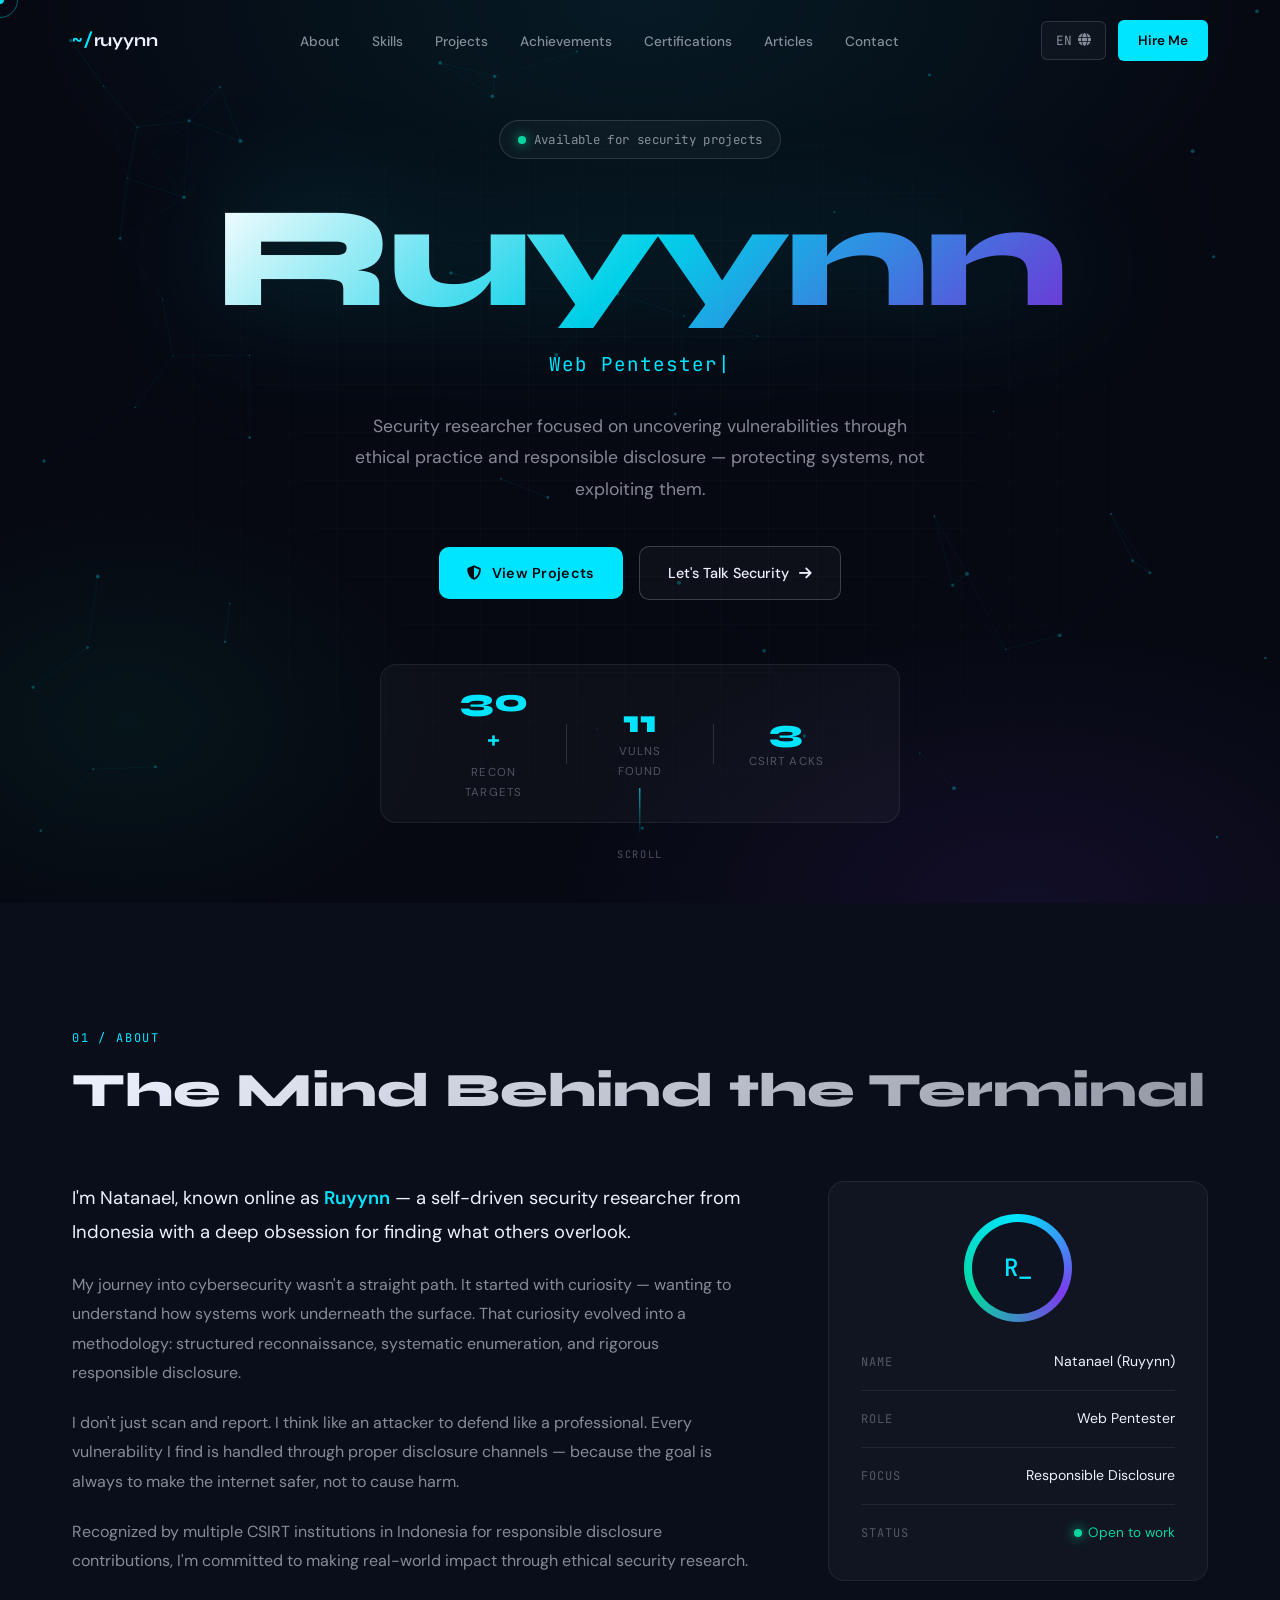
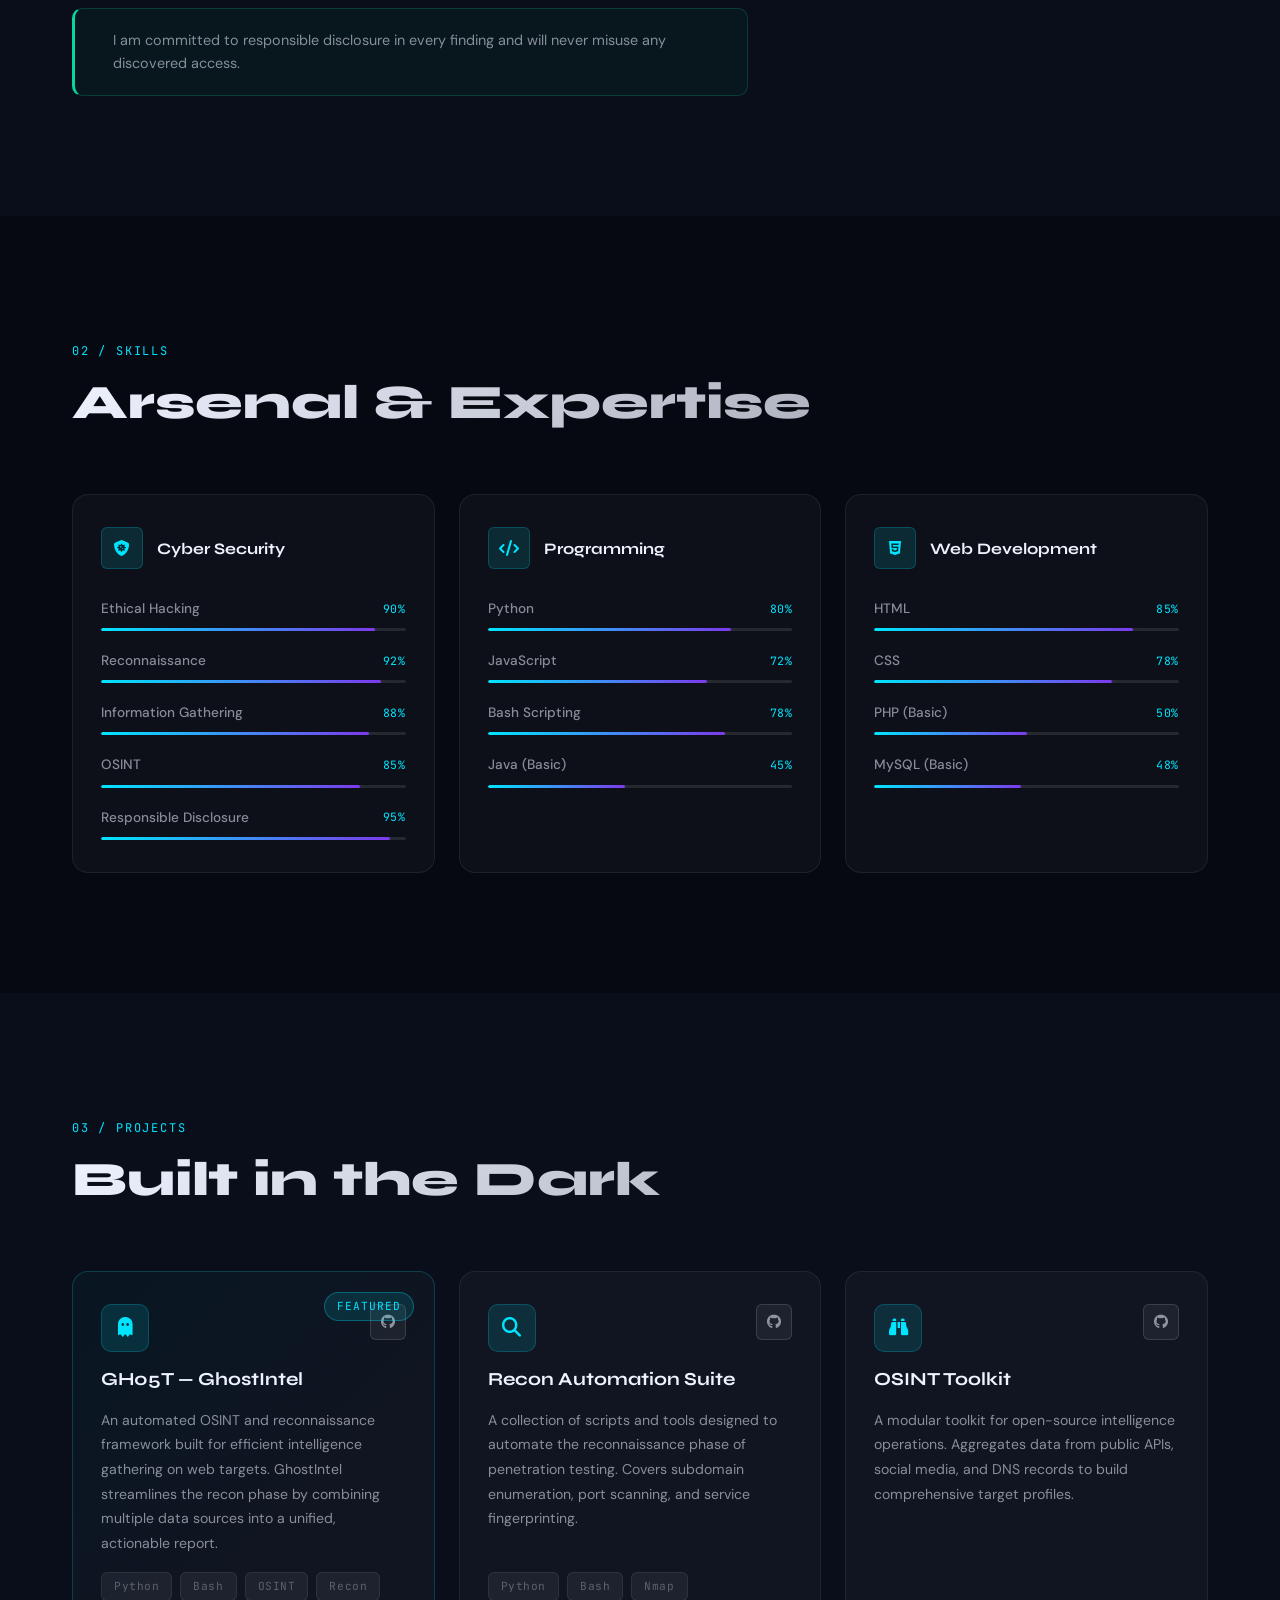
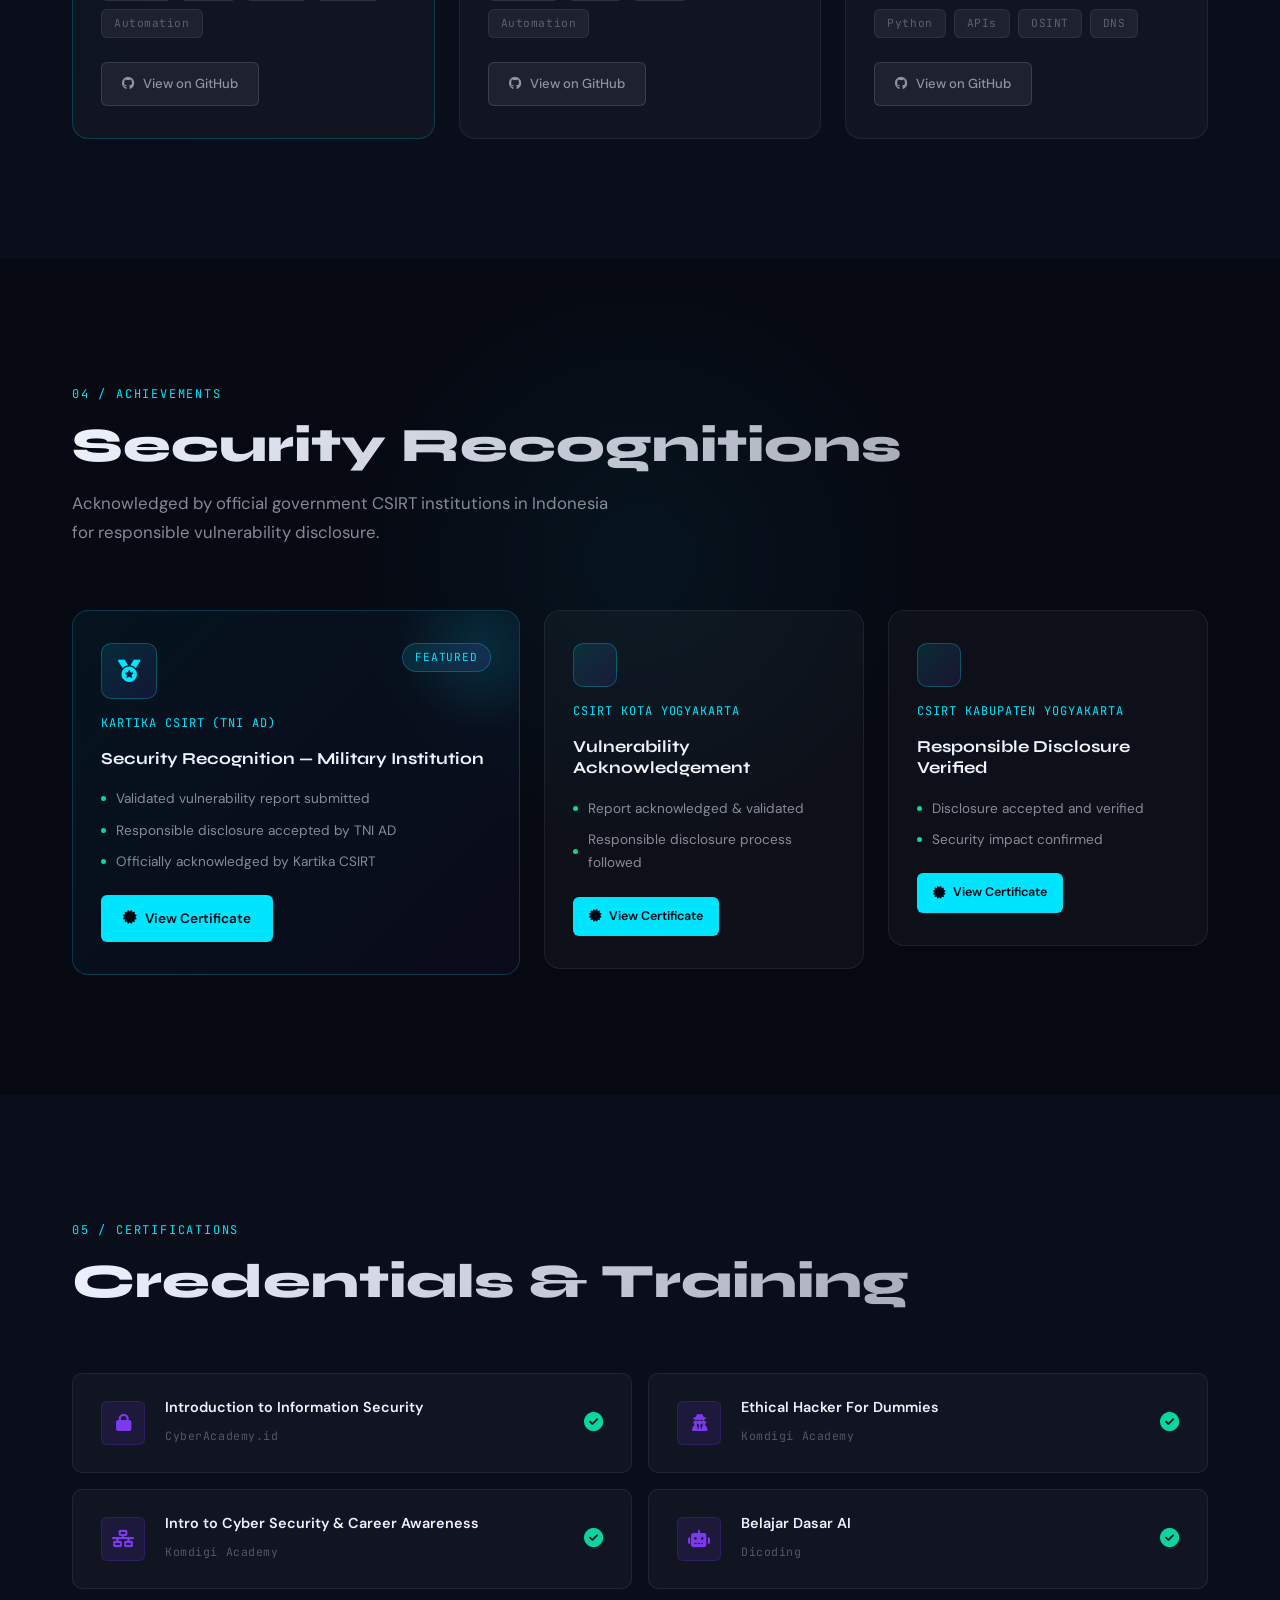
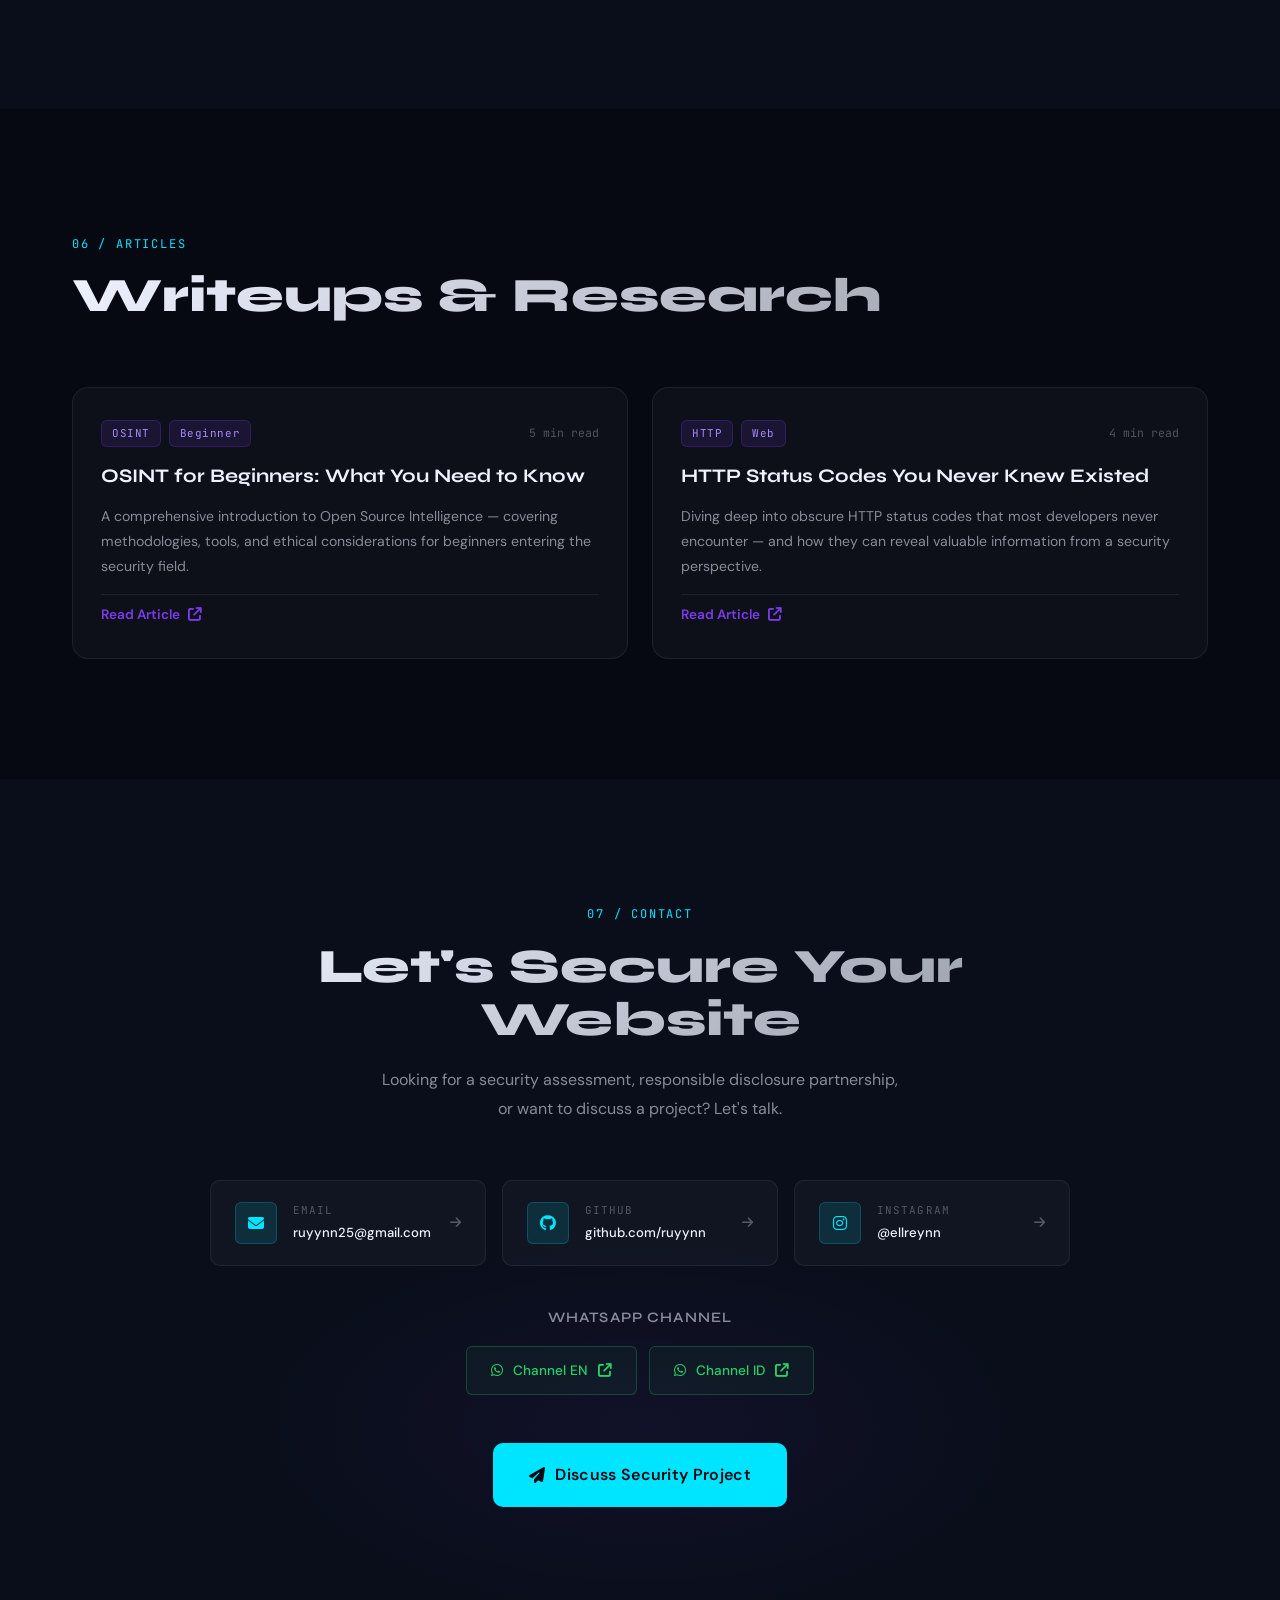
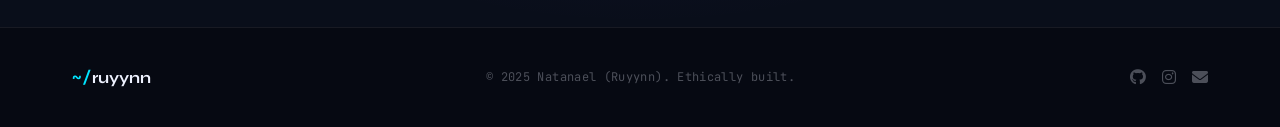
<file: index.html>
<!DOCTYPE html>
<html lang="en" data-lang="en">
<head>
  <meta charset="UTF-8" />
  <meta name="viewport" content="width=device-width, initial-scale=1.0" />
  <meta name="description" content="Ruyynn — Web Pentester & Security Enthusiast. Specialized in responsible disclosure, ethical hacking, and security research." />
  <meta name="keywords" content="web pentester, ethical hacker, security researcher, OSINT, responsible disclosure, Indonesia" />
  <meta name="author" content="Natanael (Ruyynn)" />
  <meta property="og:title" content="Ruyynn — Web Pentester & Security Enthusiast" />
  <meta property="og:description" content="Security researcher focused on responsible disclosure and ethical hacking." />
  <meta property="og:type" content="website" />
  <title>Ruyynn — Web Pentester & Security Enthusiast</title>

  <!-- Fonts -->
  <link rel="preconnect" href="https://fonts.googleapis.com" />
  <link rel="preconnect" href="https://fonts.gstatic.com" crossorigin />
  <link href="https://fonts.googleapis.com/css2?family=Syne:wght@400;600;700;800&family=DM+Sans:ital,opsz,wght@0,9..40,300;0,9..40,400;0,9..40,500;1,9..40,300&family=JetBrains+Mono:wght@300;400;500&display=swap" rel="stylesheet" />

  <!-- Icons -->
  <link rel="stylesheet" href="https://cdnjs.cloudflare.com/ajax/libs/font-awesome/6.5.1/css/all.min.css" />

  <!-- Stylesheets -->
  <link rel="stylesheet" href="css/reset.css" />
  <link rel="stylesheet" href="css/variables.css" />
  <link rel="stylesheet" href="css/base.css" />
  <link rel="stylesheet" href="css/navbar.css" />
  <link rel="stylesheet" href="css/hero.css" />
  <link rel="stylesheet" href="css/about.css" />
  <link rel="stylesheet" href="css/skills.css" />
  <link rel="stylesheet" href="css/projects.css" />
  <link rel="stylesheet" href="css/achievements.css" />
  <link rel="stylesheet" href="css/certifications.css" />
  <link rel="stylesheet" href="css/articles.css" />
  <link rel="stylesheet" href="css/contact.css" />
  <link rel="stylesheet" href="css/footer.css" />
  <link rel="stylesheet" href="css/animations.css" />
  <link rel="stylesheet" href="css/responsive.css" />
</head>
<body>

  <!-- Custom Cursor -->
  <div class="cursor" id="cursor"></div>
  <div class="cursor-follower" id="cursorFollower"></div>

  <!-- Loading Screen -->
  <div class="loader" id="loader">
    <div class="loader-inner">
      <div class="loader-logo">
        <span class="mono">$</span> <span class="loader-name">ruyynn</span><span class="blink">_</span>
      </div>
      <div class="loader-bar"><div class="loader-bar-fill" id="loaderBar"></div></div>
      <div class="loader-status mono" id="loaderStatus">Initializing...</div>
    </div>
  </div>

  <!-- Navbar -->
  <nav class="navbar" id="navbar">
    <div class="nav-container">
      <a href="#hero" class="nav-logo">
        <span class="mono accent">~/</span><span>ruyynn</span>
      </a>
      <ul class="nav-links" id="navLinks">
        <li><a href="#about" class="nav-link" data-i18n="nav.about">About</a></li>
        <li><a href="#skills" class="nav-link" data-i18n="nav.skills">Skills</a></li>
        <li><a href="#projects" class="nav-link" data-i18n="nav.projects">Projects</a></li>
        <li><a href="#achievements" class="nav-link" data-i18n="nav.achievements">Achievements</a></li>
        <li><a href="#certifications" class="nav-link" data-i18n="nav.certs">Certifications</a></li>
        <li><a href="#articles" class="nav-link" data-i18n="nav.articles">Articles</a></li>
        <li><a href="#contact" class="nav-link" data-i18n="nav.contact">Contact</a></li>
      </ul>
      <div class="nav-actions">
        <button class="lang-toggle" id="langToggle" aria-label="Toggle language">
          <span class="lang-active" id="langLabel">EN</span>
          <i class="fa-solid fa-globe"></i>
        </button>
        <a href="#contact" class="btn-hire" data-i18n="nav.hire">Hire Me</a>
        <button class="nav-burger" id="navBurger" aria-label="Menu">
          <span></span><span></span><span></span>
        </button>
      </div>
    </div>
  </nav>

  <!-- Mobile Menu -->
  <div class="mobile-menu" id="mobileMenu">
    <ul>
      <li><a href="#about" data-i18n="nav.about">About</a></li>
      <li><a href="#skills" data-i18n="nav.skills">Skills</a></li>
      <li><a href="#projects" data-i18n="nav.projects">Projects</a></li>
      <li><a href="#achievements" data-i18n="nav.achievements">Achievements</a></li>
      <li><a href="#certifications" data-i18n="nav.certs">Certifications</a></li>
      <li><a href="#articles" data-i18n="nav.articles">Articles</a></li>
      <li><a href="#contact" data-i18n="nav.contact">Contact</a></li>
    </ul>
  </div>

  <main>

    <!-- ── HERO ─────────────────────────────────── -->
    <section class="hero" id="hero">
      <div class="hero-bg">
        <canvas id="heroCanvas"></canvas>
        <div class="hero-gradient"></div>
        <div class="hero-grid"></div>
      </div>
      <div class="hero-content reveal">
        <div class="hero-badge mono">
          <span class="status-dot"></span>
          <span data-i18n="hero.available">Available for security projects</span>
        </div>
        <h1 class="hero-name">Ruyynn</h1>
        <p class="hero-role">
          <span class="typewriter" id="typewriter"></span><span class="blink">|</span>
        </p>
        <p class="hero-intro" data-i18n="hero.intro">
          Security researcher focused on uncovering vulnerabilities through ethical practice and responsible disclosure — protecting systems, not exploiting them.
        </p>
        <div class="hero-cta">
          <a href="#projects" class="btn-primary">
            <i class="fa-solid fa-shield-halved"></i>
            <span data-i18n="hero.cta1">View Projects</span>
          </a>
          <a href="#contact" class="btn-outline">
            <span data-i18n="hero.cta2">Let's Talk Security</span>
            <i class="fa-solid fa-arrow-right"></i>
          </a>
        </div>
        <div class="hero-stats">
          <div class="stat-item">
            <span class="stat-num counter" data-target="30">0</span><span class="stat-plus">+</span>
            <span class="stat-label" data-i18n="hero.stat1">Recon Targets</span>
          </div>
          <div class="stat-divider"></div>
          <div class="stat-item">
            <span class="stat-num counter" data-target="11">0</span>
            <span class="stat-label" data-i18n="hero.stat2">Vulns Found</span>
          </div>
          <div class="stat-divider"></div>
          <div class="stat-item">
            <span class="stat-num counter" data-target="3">0</span>
            <span class="stat-label" data-i18n="hero.stat3">CSIRT Acks</span>
          </div>
        </div>
      </div>
      <div class="hero-scroll-hint">
        <div class="scroll-line"></div>
        <span class="mono" data-i18n="hero.scroll">scroll</span>
      </div>
    </section>

    <!-- ── ABOUT ─────────────────────────────────── -->
    <section class="about section" id="about">
      <div class="container">
        <div class="section-header reveal">
          <span class="section-tag mono" data-i18n="about.tag">01 / About</span>
          <h2 class="section-title" data-i18n="about.title">The Mind Behind the Terminal</h2>
        </div>
        <div class="about-grid">
          <div class="about-text reveal">
            <p class="about-lead" data-i18n="about.lead">
              I'm Natanael, known online as <strong>Ruyynn</strong> — a self-driven security researcher from Indonesia with a deep obsession for finding what others overlook.
            </p>
            <p data-i18n="about.p1">
              My journey into cybersecurity wasn't a straight path. It started with curiosity — wanting to understand how systems work underneath the surface. That curiosity evolved into a methodology: structured reconnaissance, systematic enumeration, and rigorous responsible disclosure.
            </p>
            <p data-i18n="about.p2">
              I don't just scan and report. I think like an attacker to defend like a professional. Every vulnerability I find is handled through proper disclosure channels — because the goal is always to make the internet safer, not to cause harm.
            </p>
            <p data-i18n="about.p3">
              Recognized by multiple CSIRT institutions in Indonesia for responsible disclosure contributions, I'm committed to making real-world impact through ethical security research.
            </p>
            <div class="about-disclosure">
              <i class="fa-solid fa-shield-check"></i>
              <span data-i18n="about.disclosure">I am committed to responsible disclosure in every finding and will never misuse any discovered access.</span>
            </div>
          </div>
          <div class="about-aside reveal">
            <div class="about-card">
              <div class="about-avatar">
                <div class="avatar-ring"></div>
                <div class="avatar-inner">
                  <span class="mono">R_</span>
                </div>
              </div>
              <div class="about-info">
                <div class="info-row">
                  <span class="info-label mono" data-i18n="about.name">Name</span>
                  <span>Natanael (Ruyynn)</span>
                </div>
                <div class="info-row">
                  <span class="info-label mono" data-i18n="about.role">Role</span>
                  <span data-i18n="about.roleVal">Web Pentester</span>
                </div>
                <div class="info-row">
                  <span class="info-label mono" data-i18n="about.focus">Focus</span>
                  <span data-i18n="about.focusVal">Responsible Disclosure</span>
                </div>
                <div class="info-row">
                  <span class="info-label mono">Status</span>
                  <span class="status-available">
                    <span class="status-dot"></span>
                    <span data-i18n="about.status">Open to work</span>
                  </span>
                </div>
              </div>
            </div>
          </div>
        </div>
      </div>
    </section>

    <!-- ── SKILLS ─────────────────────────────────── -->
    <section class="skills section" id="skills">
      <div class="container">
        <div class="section-header reveal">
          <span class="section-tag mono" data-i18n="skills.tag">02 / Skills</span>
          <h2 class="section-title" data-i18n="skills.title">Arsenal & Expertise</h2>
        </div>
        <div class="skills-grid">

          <div class="skill-category reveal">
            <div class="skill-cat-header">
              <div class="skill-cat-icon"><i class="fa-solid fa-shield-virus"></i></div>
              <h3 data-i18n="skills.cyber">Cyber Security</h3>
            </div>
            <div class="skill-list">
              <div class="skill-item">
                <div class="skill-meta"><span>Ethical Hacking</span><span class="skill-pct">90%</span></div>
                <div class="skill-bar"><div class="skill-fill" data-w="90"></div></div>
              </div>
              <div class="skill-item">
                <div class="skill-meta"><span>Reconnaissance</span><span class="skill-pct">92%</span></div>
                <div class="skill-bar"><div class="skill-fill" data-w="92"></div></div>
              </div>
              <div class="skill-item">
                <div class="skill-meta"><span>Information Gathering</span><span class="skill-pct">88%</span></div>
                <div class="skill-bar"><div class="skill-fill" data-w="88"></div></div>
              </div>
              <div class="skill-item">
                <div class="skill-meta"><span>OSINT</span><span class="skill-pct">85%</span></div>
                <div class="skill-bar"><div class="skill-fill" data-w="85"></div></div>
              </div>
              <div class="skill-item">
                <div class="skill-meta"><span>Responsible Disclosure</span><span class="skill-pct">95%</span></div>
                <div class="skill-bar"><div class="skill-fill" data-w="95"></div></div>
              </div>
            </div>
          </div>

          <div class="skill-category reveal">
            <div class="skill-cat-header">
              <div class="skill-cat-icon"><i class="fa-solid fa-code"></i></div>
              <h3 data-i18n="skills.programming">Programming</h3>
            </div>
            <div class="skill-list">
              <div class="skill-item">
                <div class="skill-meta"><span>Python</span><span class="skill-pct">80%</span></div>
                <div class="skill-bar"><div class="skill-fill" data-w="80"></div></div>
              </div>
              <div class="skill-item">
                <div class="skill-meta"><span>JavaScript</span><span class="skill-pct">72%</span></div>
                <div class="skill-bar"><div class="skill-fill" data-w="72"></div></div>
              </div>
              <div class="skill-item">
                <div class="skill-meta"><span>Bash Scripting</span><span class="skill-pct">78%</span></div>
                <div class="skill-bar"><div class="skill-fill" data-w="78"></div></div>
              </div>
              <div class="skill-item">
                <div class="skill-meta"><span>Java (Basic)</span><span class="skill-pct">45%</span></div>
                <div class="skill-bar"><div class="skill-fill" data-w="45"></div></div>
              </div>
            </div>
          </div>

          <div class="skill-category reveal">
            <div class="skill-cat-header">
              <div class="skill-cat-icon"><i class="fa-brands fa-html5"></i></div>
              <h3 data-i18n="skills.webdev">Web Development</h3>
            </div>
            <div class="skill-list">
              <div class="skill-item">
                <div class="skill-meta"><span>HTML</span><span class="skill-pct">85%</span></div>
                <div class="skill-bar"><div class="skill-fill" data-w="85"></div></div>
              </div>
              <div class="skill-item">
                <div class="skill-meta"><span>CSS</span><span class="skill-pct">78%</span></div>
                <div class="skill-bar"><div class="skill-fill" data-w="78"></div></div>
              </div>
              <div class="skill-item">
                <div class="skill-meta"><span>PHP (Basic)</span><span class="skill-pct">50%</span></div>
                <div class="skill-bar"><div class="skill-fill" data-w="50"></div></div>
              </div>
              <div class="skill-item">
                <div class="skill-meta"><span>MySQL (Basic)</span><span class="skill-pct">48%</span></div>
                <div class="skill-bar"><div class="skill-fill" data-w="48"></div></div>
              </div>
            </div>
          </div>

        </div>
      </div>
    </section>

    <!-- ── PROJECTS ─────────────────────────────────── -->
    <section class="projects section" id="projects">
      <div class="container">
        <div class="section-header reveal">
          <span class="section-tag mono" data-i18n="projects.tag">03 / Projects</span>
          <h2 class="section-title" data-i18n="projects.title">Built in the Dark</h2>
        </div>
        <div class="projects-grid">

          <div class="project-card featured reveal">
            <div class="project-badge" data-i18n="projects.featured">Featured</div>
            <div class="project-header">
              <div class="project-icon"><i class="fa-solid fa-ghost"></i></div>
              <div class="project-links">
                <a href="https://github.com/ruyynn/GhostIntel" target="_blank" rel="noopener" class="project-link" aria-label="GitHub">
                  <i class="fa-brands fa-github"></i>
                </a>
              </div>
            </div>
            <h3 class="project-title">GH05T — GhostIntel</h3>
            <p class="project-desc" data-i18n="projects.ghost.desc">
              An automated OSINT and reconnaissance framework built for efficient intelligence gathering on web targets. GhostIntel streamlines the recon phase by combining multiple data sources into a unified, actionable report.
            </p>
            <div class="project-stack">
              <span>Python</span><span>Bash</span><span>OSINT</span><span>Recon</span><span>Automation</span>
            </div>
            <div class="project-footer">
              <a href="https://github.com/ruyynn/GhostIntel" target="_blank" rel="noopener" class="btn-project">
                <i class="fa-brands fa-github"></i>
                <span data-i18n="projects.viewGithub">View on GitHub</span>
              </a>
            </div>
          </div>

          <div class="project-card reveal">
            <div class="project-header">
              <div class="project-icon"><i class="fa-solid fa-magnifying-glass"></i></div>
              <div class="project-links">
                <a href="https://github.com/ruyynn" target="_blank" rel="noopener" class="project-link" aria-label="GitHub">
                  <i class="fa-brands fa-github"></i>
                </a>
              </div>
            </div>
            <h3 class="project-title" data-i18n="projects.recon.title">Recon Automation Suite</h3>
            <p class="project-desc" data-i18n="projects.recon.desc">
              A collection of scripts and tools designed to automate the reconnaissance phase of penetration testing. Covers subdomain enumeration, port scanning, and service fingerprinting.
            </p>
            <div class="project-stack">
              <span>Python</span><span>Bash</span><span>Nmap</span><span>Automation</span>
            </div>
            <div class="project-footer">
              <a href="https://github.com/ruyynn" target="_blank" rel="noopener" class="btn-project">
                <i class="fa-brands fa-github"></i>
                <span data-i18n="projects.viewGithub">View on GitHub</span>
              </a>
            </div>
          </div>

          <div class="project-card reveal">
            <div class="project-header">
              <div class="project-icon"><i class="fa-solid fa-binoculars"></i></div>
              <div class="project-links">
                <a href="https://github.com/ruyynn" target="_blank" rel="noopener" class="project-link" aria-label="GitHub">
                  <i class="fa-brands fa-github"></i>
                </a>
              </div>
            </div>
            <h3 class="project-title">OSINT Toolkit</h3>
            <p class="project-desc" data-i18n="projects.osint.desc">
              A modular toolkit for open-source intelligence operations. Aggregates data from public APIs, social media, and DNS records to build comprehensive target profiles.
            </p>
            <div class="project-stack">
              <span>Python</span><span>APIs</span><span>OSINT</span><span>DNS</span>
            </div>
            <div class="project-footer">
              <a href="https://github.com/ruyynn" target="_blank" rel="noopener" class="btn-project">
                <i class="fa-brands fa-github"></i>
                <span data-i18n="projects.viewGithub">View on GitHub</span>
              </a>
            </div>
          </div>

        </div>
      </div>
    </section>

    <!-- ── ACHIEVEMENTS ─────────────────────────────────── -->
    <section class="achievements section" id="achievements">
      <div class="container">
        <div class="section-header reveal">
          <span class="section-tag mono" data-i18n="ach.tag">04 / Achievements</span>
          <h2 class="section-title" data-i18n="ach.title">Security Recognitions</h2>
          <p class="section-sub" data-i18n="ach.sub">Acknowledged by official government CSIRT institutions in Indonesia for responsible vulnerability disclosure.</p>
        </div>
        <div class="ach-grid">

          <div class="ach-card ach-featured reveal">
            <div class="ach-glow"></div>
            <div class="ach-top">
              <div class="ach-icon"><i class="fa-solid fa-medal"></i></div>
              <div class="ach-badge" data-i18n="ach.featured">Featured</div>
            </div>
            <div class="ach-org">Kartika CSIRT (TNI AD)</div>
            <h3 class="ach-title" data-i18n="ach.kartika.title">Security Recognition — Military Institution</h3>
            <ul class="ach-points">
              <li data-i18n="ach.kartika.p1">Validated vulnerability report submitted</li>
              <li data-i18n="ach.kartika.p2">Responsible disclosure accepted by TNI AD</li>
              <li data-i18n="ach.kartika.p3">Officially acknowledged by Kartika CSIRT</li>
            </ul>
            <a href="https://instagram.com/ellreynn" target="_blank" rel="noopener" class="btn-cert">
              <i class="fa-solid fa-certificate"></i>
              <span data-i18n="ach.viewCert">View Certificate</span>
            </a>
          </div>

          <div class="ach-card reveal">
            <div class="ach-top">
              <div class="ach-icon ach-icon-sm"><i class="fa-solid fa-shield-check"></i></div>
            </div>
            <div class="ach-org">CSIRT Kota Yogyakarta</div>
            <h3 class="ach-title" data-i18n="ach.yogyakota.title">Vulnerability Acknowledgement</h3>
            <ul class="ach-points">
              <li data-i18n="ach.yogyakota.p1">Report acknowledged & validated</li>
              <li data-i18n="ach.yogyakota.p2">Responsible disclosure process followed</li>
            </ul>
            <a href="https://instagram.com/ellreynn" target="_blank" rel="noopener" class="btn-cert btn-cert-sm">
              <i class="fa-solid fa-certificate"></i>
              <span data-i18n="ach.viewCert">View Certificate</span>
            </a>
          </div>

          <div class="ach-card reveal">
            <div class="ach-top">
              <div class="ach-icon ach-icon-sm"><i class="fa-solid fa-shield-check"></i></div>
            </div>
            <div class="ach-org">CSIRT Kabupaten Yogyakarta</div>
            <h3 class="ach-title" data-i18n="ach.yogyakab.title">Responsible Disclosure Verified</h3>
            <ul class="ach-points">
              <li data-i18n="ach.yogyakab.p1">Disclosure accepted and verified</li>
              <li data-i18n="ach.yogyakab.p2">Security impact confirmed</li>
            </ul>
            <a href="https://instagram.com/ellreynn" target="_blank" rel="noopener" class="btn-cert btn-cert-sm">
              <i class="fa-solid fa-certificate"></i>
              <span data-i18n="ach.viewCert">View Certificate</span>
            </a>
          </div>

        </div>
      </div>
    </section>

    <!-- ── CERTIFICATIONS ─────────────────────────────────── -->
    <section class="certifications section" id="certifications">
      <div class="container">
        <div class="section-header reveal">
          <span class="section-tag mono" data-i18n="cert.tag">05 / Certifications</span>
          <h2 class="section-title" data-i18n="cert.title">Credentials & Training</h2>
        </div>
        <div class="cert-grid">

          <div class="cert-card reveal">
            <div class="cert-icon"><i class="fa-solid fa-lock"></i></div>
            <div class="cert-body">
              <h4 data-i18n="cert.infosec.title">Introduction to Information Security</h4>
              <span class="cert-issuer">CyberAcademy.id</span>
            </div>
            <div class="cert-badge">
              <i class="fa-solid fa-circle-check"></i>
            </div>
          </div>

          <div class="cert-card reveal">
            <div class="cert-icon"><i class="fa-solid fa-user-secret"></i></div>
            <div class="cert-body">
              <h4 data-i18n="cert.ethicalhacker.title">Ethical Hacker For Dummies</h4>
              <span class="cert-issuer">Komdigi Academy</span>
            </div>
            <div class="cert-badge">
              <i class="fa-solid fa-circle-check"></i>
            </div>
          </div>

          <div class="cert-card reveal">
            <div class="cert-icon"><i class="fa-solid fa-network-wired"></i></div>
            <div class="cert-body">
              <h4 data-i18n="cert.cyberintro.title">Intro to Cyber Security & Career Awareness</h4>
              <span class="cert-issuer">Komdigi Academy</span>
            </div>
            <div class="cert-badge">
              <i class="fa-solid fa-circle-check"></i>
            </div>
          </div>

          <div class="cert-card reveal">
            <div class="cert-icon"><i class="fa-solid fa-robot"></i></div>
            <div class="cert-body">
              <h4 data-i18n="cert.ai.title">Belajar Dasar AI</h4>
              <span class="cert-issuer">Dicoding</span>
            </div>
            <div class="cert-badge">
              <i class="fa-solid fa-circle-check"></i>
            </div>
          </div>

        </div>
      </div>
    </section>

    <!-- ── ARTICLES ─────────────────────────────────── -->
    <section class="articles section" id="articles">
      <div class="container">
        <div class="section-header reveal">
          <span class="section-tag mono" data-i18n="art.tag">06 / Articles</span>
          <h2 class="section-title" data-i18n="art.title">Writeups & Research</h2>
        </div>
        <div class="articles-grid">

          <div class="article-card reveal">
            <div class="article-header">
              <div class="article-tags">
                <span class="article-tag">OSINT</span>
                <span class="article-tag">Beginner</span>
              </div>
              <span class="article-read mono">5 min read</span>
            </div>
            <h3 class="article-title" data-i18n="art.osint.title">OSINT for Beginners: What You Need to Know</h3>
            <p class="article-excerpt" data-i18n="art.osint.desc">
              A comprehensive introduction to Open Source Intelligence — covering methodologies, tools, and ethical considerations for beginners entering the security field.
            </p>
            <a href="https://coderlegion.com/13785/osint-for-beginners-what-you-need-to-know" target="_blank" rel="noopener" class="article-link">
              <span data-i18n="art.read">Read Article</span>
              <i class="fa-solid fa-arrow-up-right-from-square"></i>
            </a>
          </div>

          <div class="article-card reveal">
            <div class="article-header">
              <div class="article-tags">
                <span class="article-tag">HTTP</span>
                <span class="article-tag">Web</span>
              </div>
              <span class="article-read mono">4 min read</span>
            </div>
            <h3 class="article-title" data-i18n="art.http.title">HTTP Status Codes You Never Knew Existed</h3>
            <p class="article-excerpt" data-i18n="art.http.desc">
              Diving deep into obscure HTTP status codes that most developers never encounter — and how they can reveal valuable information from a security perspective.
            </p>
            <a href="https://coderlegion.com/13888/http-status-codes-you-never-knew-existed" target="_blank" rel="noopener" class="article-link">
              <span data-i18n="art.read">Read Article</span>
              <i class="fa-solid fa-arrow-up-right-from-square"></i>
            </a>
          </div>

        </div>
      </div>
    </section>

    <!-- ── CONTACT ─────────────────────────────────── -->
    <section class="contact section" id="contact">
      <div class="container">
        <div class="contact-inner reveal">
          <div class="contact-header">
            <span class="section-tag mono" data-i18n="contact.tag">07 / Contact</span>
            <h2 class="section-title" data-i18n="contact.title">Let's Secure Your Website</h2>
            <p class="contact-sub" data-i18n="contact.sub">
              Looking for a security assessment, responsible disclosure partnership, or want to discuss a project? Let's talk.
            </p>
          </div>
          <div class="contact-grid">
            <a href="mailto:ruyynn25@gmail.com" class="contact-card">
              <div class="cc-icon"><i class="fa-solid fa-envelope"></i></div>
              <div class="cc-body">
                <span class="cc-label" data-i18n="contact.email">Email</span>
                <span class="cc-value">ruyynn25@gmail.com</span>
              </div>
              <i class="fa-solid fa-arrow-right cc-arrow"></i>
            </a>
            <a href="https://github.com/ruyynn" target="_blank" rel="noopener" class="contact-card">
              <div class="cc-icon"><i class="fa-brands fa-github"></i></div>
              <div class="cc-body">
                <span class="cc-label">GitHub</span>
                <span class="cc-value">github.com/ruyynn</span>
              </div>
              <i class="fa-solid fa-arrow-right cc-arrow"></i>
            </a>
            <a href="https://instagram.com/ellreynn" target="_blank" rel="noopener" class="contact-card">
              <div class="cc-icon"><i class="fa-brands fa-instagram"></i></div>
              <div class="cc-body">
                <span class="cc-label">Instagram</span>
                <span class="cc-value">@ellreynn</span>
              </div>
              <i class="fa-solid fa-arrow-right cc-arrow"></i>
            </a>
          </div>

          <div class="channel-section">
            <h3 class="channel-title" data-i18n="contact.channel">WhatsApp Channel</h3>
            <div class="channel-grid">
              <a href="https://whatsapp.com/channel/0029VbD0yVu6hENoPduZlT3o" target="_blank" rel="noopener" class="channel-card">
                <i class="fa-brands fa-whatsapp"></i>
                <span>Channel EN</span>
                <i class="fa-solid fa-arrow-up-right-from-square"></i>
              </a>
              <a href="https://whatsapp.com/channel/0029VbCGqKeJkK7C3Za9vh2S" target="_blank" rel="noopener" class="channel-card">
                <i class="fa-brands fa-whatsapp"></i>
                <span>Channel ID</span>
                <i class="fa-solid fa-arrow-up-right-from-square"></i>
              </a>
            </div>
          </div>

          <div class="contact-cta">
            <a href="mailto:ruyynn25@gmail.com" class="btn-primary btn-lg">
              <i class="fa-solid fa-paper-plane"></i>
              <span data-i18n="contact.discuss">Discuss Security Project</span>
            </a>
          </div>
        </div>
      </div>
    </section>

  </main>

  <!-- ── FOOTER ─────────────────────────────────── -->
  <footer class="footer">
    <div class="container">
      <div class="footer-inner">
        <div class="footer-logo">
          <span class="mono accent">~/</span><span>ruyynn</span>
        </div>
        <p class="footer-copy mono" data-i18n="footer.copy">
          &copy; 2025 Natanael (Ruyynn). Ethically built.
        </p>
        <div class="footer-links">
          <a href="https://github.com/ruyynn" target="_blank" rel="noopener"><i class="fa-brands fa-github"></i></a>
          <a href="https://instagram.com/ellreynn" target="_blank" rel="noopener"><i class="fa-brands fa-instagram"></i></a>
          <a href="mailto:ruyynn25@gmail.com"><i class="fa-solid fa-envelope"></i></a>
        </div>
      </div>
    </div>
  </footer>

  <!-- Scripts -->
  <script src="js/i18n.js"></script>
  <script src="js/loader.js"></script>
  <script src="js/navbar.js"></script>
  <script src="js/hero-canvas.js"></script>
  <script src="js/animations.js"></script>
  <script src="js/cursor.js"></script>
</body>
</html>
</file>
<file: css/variables.css>
:root {
  /* Colors */
  --bg:          #060912;
  --bg2:         #090e1a;
  --bg3:         #0d1320;
  --surface:     rgba(255,255,255,0.03);
  --surface2:    rgba(255,255,255,0.06);
  --surface3:    rgba(255,255,255,0.10);
  --border:      rgba(255,255,255,0.07);
  --border2:     rgba(255,255,255,0.13);
  --border3:     rgba(255,255,255,0.20);

  /* Accent palette */
  --cyan:        #00e5ff;
  --cyan-dim:    rgba(0,229,255,0.12);
  --cyan-glow:   rgba(0,229,255,0.25);
  --violet:      #7c3aed;
  --violet-dim:  rgba(124,58,237,0.12);
  --violet-glow: rgba(124,58,237,0.25);
  --emerald:     #06d6a0;
  --emerald-dim: rgba(6,214,160,0.12);
  --red:         #ff4560;

  /* Text */
  --text:        #eef2ff;
  --text2:       rgba(238,242,255,0.55);
  --text3:       rgba(238,242,255,0.30);

  /* Typography */
  --font-display: 'Syne', sans-serif;
  --font-body:    'DM Sans', sans-serif;
  --font-mono:    'JetBrains Mono', monospace;

  /* Spacing */
  --section-gap:  120px;
  --container:    1200px;
  --radius:       16px;
  --radius-sm:    10px;
  --radius-xs:    6px;

  /* Transitions */
  --ease:         cubic-bezier(0.4, 0, 0.2, 1);
  --trans:        0.3s cubic-bezier(0.4, 0, 0.2, 1);
  --trans-slow:   0.6s cubic-bezier(0.4, 0, 0.2, 1);
}
</file>
<file: css/base.css>
html {
  font-size: 16px;
  scroll-behavior: smooth;
  scroll-padding-top: 80px;
}

body {
  font-family: var(--font-body);
  background-color: var(--bg);
  color: var(--text);
  line-height: 1.7;
  overflow-x: hidden;
  cursor: none;
}

.container {
  width: 100%;
  max-width: var(--container);
  margin: 0 auto;
  padding: 0 32px;
}

.section {
  padding: var(--section-gap) 0;
  position: relative;
}

/* Section headers */
.section-header {
  margin-bottom: 64px;
}

.section-tag {
  display: inline-block;
  font-family: var(--font-mono);
  font-size: 12px;
  color: var(--cyan);
  text-transform: uppercase;
  letter-spacing: 0.15em;
  margin-bottom: 16px;
}

.section-title {
  font-family: var(--font-display);
  font-size: clamp(2rem, 4vw, 3rem);
  font-weight: 800;
  line-height: 1.1;
  background: linear-gradient(135deg, var(--text) 0%, rgba(238,242,255,0.6) 100%);
  -webkit-background-clip: text;
  -webkit-text-fill-color: transparent;
  background-clip: text;
}

.section-sub {
  margin-top: 16px;
  color: var(--text2);
  font-size: 1.05rem;
  max-width: 560px;
}

/* Typography utilities */
.mono     { font-family: var(--font-mono); }
.accent   { color: var(--cyan); }
.blink    { animation: blink 1s step-end infinite; }

@keyframes blink { 0%,100%{opacity:1} 50%{opacity:0} }

/* Buttons */
.btn-primary {
  display: inline-flex;
  align-items: center;
  gap: 10px;
  padding: 14px 28px;
  background: var(--cyan);
  color: var(--bg);
  font-family: var(--font-body);
  font-size: 0.9rem;
  font-weight: 600;
  border-radius: var(--radius-sm);
  letter-spacing: 0.02em;
  transition: var(--trans);
  position: relative;
  overflow: hidden;
}

.btn-primary::before {
  content: '';
  position: absolute;
  inset: 0;
  background: rgba(255,255,255,0.15);
  transform: translateX(-100%);
  transition: var(--trans);
}

.btn-primary:hover::before { transform: translateX(0); }
.btn-primary:hover { box-shadow: 0 0 32px var(--cyan-glow), 0 0 64px rgba(0,229,255,0.1); }

.btn-outline {
  display: inline-flex;
  align-items: center;
  gap: 10px;
  padding: 14px 28px;
  border: 1px solid var(--border3);
  color: var(--text);
  font-size: 0.9rem;
  font-weight: 500;
  border-radius: var(--radius-sm);
  transition: var(--trans);
  background: var(--surface);
}

.btn-outline:hover {
  border-color: var(--cyan);
  color: var(--cyan);
  background: var(--cyan-dim);
}

.btn-lg { padding: 18px 36px; font-size: 1rem; }

/* Status dot */
.status-dot {
  display: inline-block;
  width: 8px;
  height: 8px;
  border-radius: 50%;
  background: var(--emerald);
  box-shadow: 0 0 12px var(--emerald);
  animation: pulse 2s ease infinite;
}

@keyframes pulse {
  0%,100% { box-shadow: 0 0 8px var(--emerald); }
  50%      { box-shadow: 0 0 20px var(--emerald), 0 0 40px rgba(6,214,160,0.3); }
}

.status-available {
  display: inline-flex;
  align-items: center;
  gap: 6px;
  color: var(--emerald);
  font-size: 0.85rem;
}
</file>
<file: css/navbar.css>
.navbar {
  position: fixed;
  top: 0;
  left: 0;
  right: 0;
  z-index: 1000;
  padding: 20px 0;
  transition: var(--trans);
}

.navbar.scrolled {
  padding: 12px 0;
  background: rgba(6,9,18,0.85);
  backdrop-filter: blur(20px);
  -webkit-backdrop-filter: blur(20px);
  border-bottom: 1px solid var(--border);
}

.nav-container {
  max-width: var(--container);
  margin: 0 auto;
  padding: 0 32px;
  display: flex;
  align-items: center;
  justify-content: space-between;
  gap: 32px;
}

.nav-logo {
  font-family: var(--font-display);
  font-size: 1.1rem;
  font-weight: 700;
  letter-spacing: -0.01em;
  transition: var(--trans);
}
.nav-logo:hover { opacity: 0.8; }

.nav-links {
  display: flex;
  align-items: center;
  gap: 4px;
}

.nav-link {
  padding: 8px 14px;
  font-size: 0.85rem;
  font-weight: 500;
  color: var(--text2);
  border-radius: var(--radius-xs);
  transition: var(--trans);
  position: relative;
}

.nav-link::after {
  content: '';
  position: absolute;
  bottom: 4px;
  left: 50%;
  transform: translateX(-50%);
  width: 0;
  height: 1.5px;
  background: var(--cyan);
  transition: var(--trans);
  border-radius: 2px;
}

.nav-link:hover, .nav-link.active {
  color: var(--text);
}

.nav-link:hover::after, .nav-link.active::after {
  width: 16px;
}

.nav-actions {
  display: flex;
  align-items: center;
  gap: 12px;
}

.lang-toggle {
  display: flex;
  align-items: center;
  gap: 6px;
  padding: 8px 14px;
  border: 1px solid var(--border2);
  border-radius: var(--radius-xs);
  color: var(--text2);
  font-size: 0.8rem;
  font-family: var(--font-mono);
  transition: var(--trans);
  background: var(--surface);
}

.lang-toggle:hover {
  border-color: var(--cyan);
  color: var(--cyan);
}

.btn-hire {
  padding: 9px 20px;
  background: var(--cyan);
  color: var(--bg);
  font-size: 0.85rem;
  font-weight: 600;
  border-radius: var(--radius-xs);
  transition: var(--trans);
}

.btn-hire:hover {
  box-shadow: 0 0 24px var(--cyan-glow);
  transform: translateY(-1px);
}

.nav-burger {
  display: none;
  flex-direction: column;
  gap: 5px;
  padding: 8px;
}

.nav-burger span {
  display: block;
  width: 22px;
  height: 1.5px;
  background: var(--text);
  border-radius: 2px;
  transition: var(--trans);
}

/* Mobile Menu */
.mobile-menu {
  position: fixed;
  top: 0;
  left: 0;
  right: 0;
  bottom: 0;
  background: rgba(6,9,18,0.97);
  backdrop-filter: blur(20px);
  z-index: 999;
  display: flex;
  align-items: center;
  justify-content: center;
  transform: translateY(-100%);
  transition: transform 0.5s var(--ease);
}

.mobile-menu.open { transform: translateY(0); }

.mobile-menu ul {
  display: flex;
  flex-direction: column;
  align-items: center;
  gap: 32px;
}

.mobile-menu a {
  font-family: var(--font-display);
  font-size: clamp(1.8rem, 6vw, 2.5rem);
  font-weight: 700;
  color: var(--text2);
  transition: var(--trans);
}

.mobile-menu a:hover { color: var(--cyan); }
</file>
<file: css/hero.css>
.hero {
  position: relative;
  min-height: 100vh;
  display: flex;
  align-items: center;
  justify-content: center;
  overflow: hidden;
  padding: 120px 32px 80px;
}

/* Background layers */
.hero-bg {
  position: absolute;
  inset: 0;
  z-index: 0;
}

#heroCanvas {
  position: absolute;
  inset: 0;
  width: 100%;
  height: 100%;
  opacity: 0.5;
}

.hero-gradient {
  position: absolute;
  inset: 0;
  background:
    radial-gradient(ellipse 80% 60% at 50% 0%, rgba(0,229,255,0.08) 0%, transparent 60%),
    radial-gradient(ellipse 60% 50% at 80% 100%, rgba(124,58,237,0.10) 0%, transparent 60%),
    radial-gradient(ellipse 40% 40% at 10% 80%, rgba(6,214,160,0.06) 0%, transparent 60%);
}

.hero-grid {
  position: absolute;
  inset: 0;
  background-image:
    linear-gradient(rgba(255,255,255,0.025) 1px, transparent 1px),
    linear-gradient(90deg, rgba(255,255,255,0.025) 1px, transparent 1px);
  background-size: 48px 48px;
  mask-image: radial-gradient(ellipse 80% 80% at 50% 50%, black 0%, transparent 80%);
}

/* Content */
.hero-content {
  position: relative;
  z-index: 1;
  max-width: 860px;
  width: 100%;
  text-align: center;
}

.hero-badge {
  display: inline-flex;
  align-items: center;
  gap: 8px;
  padding: 8px 18px;
  border: 1px solid var(--border2);
  border-radius: 100px;
  font-size: 0.78rem;
  color: var(--text2);
  background: var(--surface);
  margin-bottom: 32px;
  letter-spacing: 0.03em;
}

.hero-name {
  font-family: var(--font-display);
  font-size: clamp(4rem, 12vw, 9rem);
  font-weight: 800;
  line-height: 0.95;
  letter-spacing: -0.03em;
  margin-bottom: 20px;
  background: linear-gradient(135deg, #ffffff 0%, rgba(0,229,255,0.9) 50%, rgba(124,58,237,0.9) 100%);
  -webkit-background-clip: text;
  -webkit-text-fill-color: transparent;
  background-clip: text;
  filter: drop-shadow(0 0 60px rgba(0,229,255,0.2));
}

.hero-role {
  font-family: var(--font-mono);
  font-size: clamp(0.9rem, 2.5vw, 1.2rem);
  color: var(--cyan);
  margin-bottom: 28px;
  letter-spacing: 0.05em;
  min-height: 1.8em;
}

.hero-intro {
  font-size: clamp(0.95rem, 2vw, 1.1rem);
  color: var(--text2);
  max-width: 580px;
  margin: 0 auto 40px;
  line-height: 1.8;
}

.hero-cta {
  display: flex;
  align-items: center;
  justify-content: center;
  gap: 16px;
  flex-wrap: wrap;
  margin-bottom: 64px;
}

/* Stats */
.hero-stats {
  display: flex;
  align-items: center;
  justify-content: center;
  gap: 0;
  background: var(--surface);
  border: 1px solid var(--border);
  border-radius: var(--radius);
  padding: 20px 40px;
  max-width: 520px;
  margin: 0 auto;
}

.stat-item {
  display: flex;
  flex-direction: column;
  align-items: center;
  gap: 4px;
  padding: 0 32px;
  flex: 1;
}

.stat-num {
  font-family: var(--font-display);
  font-size: 2rem;
  font-weight: 800;
  color: var(--cyan);
  line-height: 1;
}

.stat-plus { color: var(--cyan); font-size: 1.4rem; font-weight: 700; }

.stat-label {
  font-size: 0.72rem;
  color: var(--text3);
  text-transform: uppercase;
  letter-spacing: 0.1em;
}

.stat-divider {
  width: 1px;
  height: 40px;
  background: var(--border2);
  flex-shrink: 0;
}

/* Scroll hint */
.hero-scroll-hint {
  position: absolute;
  bottom: 40px;
  left: 50%;
  transform: translateX(-50%);
  z-index: 1;
  display: flex;
  flex-direction: column;
  align-items: center;
  gap: 10px;
}

.scroll-line {
  width: 1px;
  height: 48px;
  background: linear-gradient(to bottom, var(--cyan), transparent);
  animation: scrollPulse 2s ease infinite;
}

@keyframes scrollPulse {
  0%,100% { opacity: 0.4; transform: scaleY(1); }
  50%      { opacity: 1;   transform: scaleY(1.1); }
}

.hero-scroll-hint .mono {
  font-size: 0.65rem;
  color: var(--text3);
  letter-spacing: 0.15em;
  text-transform: uppercase;
}
</file>
<file: css/about.css>
.about { background: var(--bg2); }

.about-grid {
  display: grid;
  grid-template-columns: 1fr 380px;
  gap: 80px;
  align-items: start;
}

.about-text p {
  color: var(--text2);
  margin-bottom: 20px;
  font-size: 1rem;
  line-height: 1.85;
}

.about-lead {
  font-size: 1.15rem !important;
  color: var(--text) !important;
  font-weight: 400;
}

.about-lead strong {
  color: var(--cyan);
  font-weight: 600;
}

.about-disclosure {
  display: flex;
  align-items: flex-start;
  gap: 14px;
  margin-top: 32px;
  padding: 20px 24px;
  border: 1px solid rgba(6,214,160,0.2);
  border-left: 3px solid var(--emerald);
  border-radius: var(--radius-sm);
  background: rgba(6,214,160,0.04);
  color: var(--text2);
  font-size: 0.9rem;
  line-height: 1.6;
}

.about-disclosure i {
  color: var(--emerald);
  font-size: 1.1rem;
  margin-top: 2px;
  flex-shrink: 0;
}

/* About card */
.about-card {
  background: var(--surface);
  border: 1px solid var(--border);
  border-radius: var(--radius);
  padding: 36px 32px;
  position: sticky;
  top: 100px;
  transition: var(--trans);
}

.about-card:hover {
  border-color: var(--border2);
  box-shadow: 0 20px 60px rgba(0,0,0,0.3);
}

.about-avatar {
  width: 100px;
  height: 100px;
  margin: 0 auto 32px;
  position: relative;
}

.avatar-ring {
  position: absolute;
  inset: -4px;
  border-radius: 50%;
  background: conic-gradient(var(--cyan), var(--violet), var(--emerald), var(--cyan));
  animation: spinRing 6s linear infinite;
}

@keyframes spinRing {
  to { transform: rotate(360deg); }
}

.avatar-inner {
  position: absolute;
  inset: 4px;
  border-radius: 50%;
  background: var(--bg3);
  display: flex;
  align-items: center;
  justify-content: center;
  font-family: var(--font-mono);
  font-size: 1.5rem;
  color: var(--cyan);
  font-weight: 500;
}

.about-info {
  display: flex;
  flex-direction: column;
  gap: 16px;
}

.info-row {
  display: flex;
  justify-content: space-between;
  align-items: center;
  padding-bottom: 16px;
  border-bottom: 1px solid var(--border);
  font-size: 0.88rem;
}

.info-row:last-child {
  border-bottom: none;
  padding-bottom: 0;
}

.info-label {
  font-size: 0.75rem;
  color: var(--text3);
  letter-spacing: 0.08em;
  text-transform: uppercase;
}
</file>
<file: css/skills.css>
.skills { background: var(--bg); }

.skills-grid {
  display: grid;
  grid-template-columns: repeat(3, 1fr);
  gap: 24px;
}

.skill-category {
  background: var(--surface);
  border: 1px solid var(--border);
  border-radius: var(--radius);
  padding: 32px 28px;
  transition: var(--trans);
}

.skill-category:hover {
  border-color: var(--border2);
  background: var(--surface2);
  transform: translateY(-4px);
  box-shadow: 0 24px 60px rgba(0,0,0,0.25);
}

.skill-cat-header {
  display: flex;
  align-items: center;
  gap: 14px;
  margin-bottom: 28px;
}

.skill-cat-icon {
  width: 42px;
  height: 42px;
  border-radius: var(--radius-xs);
  background: var(--cyan-dim);
  border: 1px solid rgba(0,229,255,0.2);
  display: flex;
  align-items: center;
  justify-content: center;
  color: var(--cyan);
  font-size: 1rem;
  flex-shrink: 0;
}

.skill-cat-header h3 {
  font-family: var(--font-display);
  font-size: 1rem;
  font-weight: 700;
  color: var(--text);
}

.skill-list {
  display: flex;
  flex-direction: column;
  gap: 18px;
}

.skill-item {}

.skill-meta {
  display: flex;
  justify-content: space-between;
  align-items: center;
  margin-bottom: 8px;
}

.skill-meta span:first-child {
  font-size: 0.85rem;
  color: var(--text2);
  font-weight: 500;
}

.skill-pct {
  font-family: var(--font-mono);
  font-size: 0.72rem;
  color: var(--cyan);
  letter-spacing: 0.05em;
}

.skill-bar {
  height: 3px;
  background: var(--surface3);
  border-radius: 100px;
  overflow: hidden;
}

.skill-fill {
  height: 100%;
  width: 0;
  border-radius: 100px;
  background: linear-gradient(90deg, var(--cyan), var(--violet));
  transition: width 1.2s cubic-bezier(0.4, 0, 0.2, 1);
  box-shadow: 0 0 10px var(--cyan-glow);
}
</file>
<file: css/projects.css>
.projects { background: var(--bg2); }

.projects-grid {
  display: grid;
  grid-template-columns: 1fr 1fr 1fr;
  gap: 24px;
}

.project-card {
  background: var(--surface);
  border: 1px solid var(--border);
  border-radius: var(--radius);
  padding: 32px 28px;
  display: flex;
  flex-direction: column;
  gap: 16px;
  position: relative;
  transition: var(--trans);
  overflow: hidden;
}

.project-card::before {
  content: '';
  position: absolute;
  top: 0;
  left: 0;
  right: 0;
  height: 1px;
  background: linear-gradient(90deg, transparent, var(--cyan), transparent);
  opacity: 0;
  transition: var(--trans);
}

.project-card:hover {
  border-color: rgba(0,229,255,0.25);
  transform: translateY(-6px);
  box-shadow: 0 32px 80px rgba(0,0,0,0.35), 0 0 60px rgba(0,229,255,0.06);
}

.project-card:hover::before { opacity: 1; }

/* Featured */
.project-card.featured {
  grid-column: span 1;
  border-color: rgba(0,229,255,0.2);
  background: linear-gradient(135deg, rgba(0,229,255,0.04) 0%, var(--surface) 60%);
}

.project-badge {
  position: absolute;
  top: 20px;
  right: 20px;
  padding: 4px 12px;
  background: var(--cyan-dim);
  border: 1px solid rgba(0,229,255,0.3);
  border-radius: 100px;
  font-size: 0.7rem;
  font-family: var(--font-mono);
  color: var(--cyan);
  letter-spacing: 0.08em;
  text-transform: uppercase;
}

.project-header {
  display: flex;
  justify-content: space-between;
  align-items: flex-start;
}

.project-icon {
  width: 48px;
  height: 48px;
  border-radius: var(--radius-sm);
  background: var(--cyan-dim);
  border: 1px solid rgba(0,229,255,0.2);
  display: flex;
  align-items: center;
  justify-content: center;
  color: var(--cyan);
  font-size: 1.2rem;
}

.project-links {
  display: flex;
  gap: 8px;
}

.project-link {
  width: 36px;
  height: 36px;
  border-radius: var(--radius-xs);
  border: 1px solid var(--border2);
  background: var(--surface2);
  display: flex;
  align-items: center;
  justify-content: center;
  color: var(--text2);
  font-size: 0.9rem;
  transition: var(--trans);
}

.project-link:hover {
  border-color: var(--cyan);
  color: var(--cyan);
  background: var(--cyan-dim);
}

.project-title {
  font-family: var(--font-display);
  font-size: 1.15rem;
  font-weight: 700;
  color: var(--text);
  line-height: 1.3;
}

.project-desc {
  font-size: 0.88rem;
  color: var(--text2);
  line-height: 1.75;
  flex: 1;
}

.project-stack {
  display: flex;
  flex-wrap: wrap;
  gap: 8px;
}

.project-stack span {
  padding: 4px 12px;
  background: var(--surface2);
  border: 1px solid var(--border);
  border-radius: var(--radius-xs);
  font-family: var(--font-mono);
  font-size: 0.7rem;
  color: var(--text3);
  letter-spacing: 0.05em;
}

.project-footer {
  margin-top: auto;
  padding-top: 8px;
}

.btn-project {
  display: inline-flex;
  align-items: center;
  gap: 8px;
  padding: 10px 20px;
  border: 1px solid var(--border2);
  border-radius: var(--radius-xs);
  font-size: 0.82rem;
  font-weight: 500;
  color: var(--text2);
  transition: var(--trans);
  background: var(--surface2);
}

.btn-project:hover {
  border-color: var(--cyan);
  color: var(--cyan);
  background: var(--cyan-dim);
}
</file>
<file: css/achievements.css>
.achievements {
  background: var(--bg);
  position: relative;
  overflow: hidden;
}

.achievements::before {
  content: '';
  position: absolute;
  top: 0;
  left: 50%;
  transform: translateX(-50%);
  width: 600px;
  height: 600px;
  background: radial-gradient(circle, rgba(0,229,255,0.05) 0%, transparent 70%);
  pointer-events: none;
}

.ach-grid {
  display: grid;
  grid-template-columns: 1.4fr 1fr 1fr;
  gap: 24px;
  align-items: start;
}

.ach-card {
  background: var(--surface);
  border: 1px solid var(--border);
  border-radius: var(--radius);
  padding: 32px 28px;
  position: relative;
  overflow: hidden;
  transition: var(--trans);
  display: flex;
  flex-direction: column;
  gap: 14px;
}

.ach-card:hover {
  border-color: var(--border2);
  transform: translateY(-4px);
  box-shadow: 0 24px 60px rgba(0,0,0,0.3);
}

/* Featured achievement */
.ach-featured {
  border-color: rgba(0,229,255,0.2);
  background: linear-gradient(135deg, rgba(0,229,255,0.05) 0%, rgba(124,58,237,0.04) 100%);
}

.ach-featured:hover {
  border-color: rgba(0,229,255,0.4);
  box-shadow: 0 32px 80px rgba(0,0,0,0.4), 0 0 80px rgba(0,229,255,0.08);
}

.ach-glow {
  position: absolute;
  top: -40px;
  right: -40px;
  width: 160px;
  height: 160px;
  border-radius: 50%;
  background: radial-gradient(circle, rgba(0,229,255,0.12) 0%, transparent 70%);
  pointer-events: none;
}

.ach-top {
  display: flex;
  justify-content: space-between;
  align-items: flex-start;
}

.ach-icon {
  width: 56px;
  height: 56px;
  border-radius: var(--radius-sm);
  background: linear-gradient(135deg, var(--cyan-dim), var(--violet-dim));
  border: 1px solid rgba(0,229,255,0.25);
  display: flex;
  align-items: center;
  justify-content: center;
  color: var(--cyan);
  font-size: 1.4rem;
}

.ach-icon-sm {
  width: 44px;
  height: 44px;
  font-size: 1.1rem;
}

.ach-badge {
  padding: 4px 12px;
  background: linear-gradient(90deg, var(--cyan-dim), var(--violet-dim));
  border: 1px solid rgba(0,229,255,0.25);
  border-radius: 100px;
  font-size: 0.7rem;
  font-family: var(--font-mono);
  color: var(--cyan);
  letter-spacing: 0.08em;
  text-transform: uppercase;
}

.ach-org {
  font-family: var(--font-mono);
  font-size: 0.75rem;
  color: var(--cyan);
  letter-spacing: 0.08em;
  text-transform: uppercase;
}

.ach-title {
  font-family: var(--font-display);
  font-size: 1.05rem;
  font-weight: 700;
  color: var(--text);
  line-height: 1.3;
}

.ach-points {
  display: flex;
  flex-direction: column;
  gap: 8px;
  margin-top: 4px;
}

.ach-points li {
  display: flex;
  align-items: center;
  gap: 10px;
  font-size: 0.85rem;
  color: var(--text2);
}

.ach-points li::before {
  content: '';
  width: 5px;
  height: 5px;
  border-radius: 50%;
  background: var(--emerald);
  flex-shrink: 0;
}

.btn-cert {
  display: inline-flex;
  align-items: center;
  gap: 8px;
  padding: 12px 22px;
  background: var(--cyan);
  color: var(--bg);
  font-size: 0.85rem;
  font-weight: 600;
  border-radius: var(--radius-xs);
  transition: var(--trans);
  margin-top: 8px;
  width: fit-content;
}

.btn-cert:hover {
  box-shadow: 0 0 28px var(--cyan-glow);
  transform: translateY(-2px);
}

.btn-cert-sm {
  padding: 9px 16px;
  font-size: 0.78rem;
}
</file>
<file: css/certifications.css>
/* ── CERTIFICATIONS ─────────────────────────── */
.certifications { background: var(--bg2); }

.cert-grid {
  display: grid;
  grid-template-columns: repeat(2, 1fr);
  gap: 16px;
}

.cert-card {
  display: flex;
  align-items: center;
  gap: 20px;
  padding: 24px 28px;
  background: var(--surface);
  border: 1px solid var(--border);
  border-radius: var(--radius-sm);
  transition: var(--trans);
  position: relative;
  overflow: hidden;
}

.cert-card::before {
  content: '';
  position: absolute;
  left: 0;
  top: 0;
  bottom: 0;
  width: 2px;
  background: linear-gradient(to bottom, var(--cyan), var(--violet));
  transform: scaleY(0);
  transition: var(--trans);
}

.cert-card:hover {
  border-color: var(--border2);
  background: var(--surface2);
  transform: translateX(4px);
}

.cert-card:hover::before { transform: scaleY(1); }

.cert-icon {
  width: 44px;
  height: 44px;
  border-radius: var(--radius-xs);
  background: var(--violet-dim);
  border: 1px solid rgba(124,58,237,0.2);
  display: flex;
  align-items: center;
  justify-content: center;
  color: var(--violet);
  font-size: 1.1rem;
  flex-shrink: 0;
}

.cert-body {
  flex: 1;
  min-width: 0;
}

.cert-body h4 {
  font-size: 0.9rem;
  font-weight: 600;
  color: var(--text);
  margin-bottom: 4px;
  line-height: 1.3;
}

.cert-issuer {
  font-family: var(--font-mono);
  font-size: 0.72rem;
  color: var(--text3);
  letter-spacing: 0.05em;
}

.cert-badge {
  color: var(--emerald);
  font-size: 1.2rem;
  flex-shrink: 0;
}


/* ── ARTICLES ─────────────────────────── */
.articles { background: var(--bg); }

.articles-grid {
  display: grid;
  grid-template-columns: repeat(2, 1fr);
  gap: 24px;
}

.article-card {
  background: var(--surface);
  border: 1px solid var(--border);
  border-radius: var(--radius);
  padding: 32px 28px;
  display: flex;
  flex-direction: column;
  gap: 16px;
  transition: var(--trans);
  position: relative;
  overflow: hidden;
}

.article-card::after {
  content: '';
  position: absolute;
  bottom: 0;
  left: 0;
  right: 0;
  height: 1px;
  background: linear-gradient(90deg, transparent, var(--violet), transparent);
  opacity: 0;
  transition: var(--trans);
}

.article-card:hover {
  border-color: rgba(124,58,237,0.3);
  transform: translateY(-6px);
  box-shadow: 0 24px 60px rgba(0,0,0,0.3);
}

.article-card:hover::after { opacity: 1; }

.article-header {
  display: flex;
  justify-content: space-between;
  align-items: center;
}

.article-tags {
  display: flex;
  gap: 8px;
}

.article-tag {
  padding: 3px 10px;
  background: var(--violet-dim);
  border: 1px solid rgba(124,58,237,0.25);
  border-radius: var(--radius-xs);
  font-size: 0.68rem;
  color: #a78bfa;
  font-family: var(--font-mono);
  letter-spacing: 0.05em;
}

.article-read {
  font-size: 0.72rem;
  color: var(--text3);
}

.article-title {
  font-family: var(--font-display);
  font-size: 1.2rem;
  font-weight: 700;
  color: var(--text);
  line-height: 1.35;
}

.article-excerpt {
  font-size: 0.88rem;
  color: var(--text2);
  line-height: 1.75;
  flex: 1;
}

.article-link {
  display: inline-flex;
  align-items: center;
  gap: 8px;
  font-size: 0.85rem;
  font-weight: 600;
  color: var(--violet);
  transition: var(--trans);
  padding-top: 8px;
  border-top: 1px solid var(--border);
  margin-top: auto;
}

.article-link:hover {
  color: #a78bfa;
  gap: 12px;
}


/* ── CONTACT ─────────────────────────── */
.contact {
  background: var(--bg2);
  position: relative;
  overflow: hidden;
}

.contact::before {
  content: '';
  position: absolute;
  bottom: 0;
  left: 50%;
  transform: translateX(-50%);
  width: 800px;
  height: 400px;
  background: radial-gradient(ellipse, rgba(124,58,237,0.07) 0%, transparent 70%);
  pointer-events: none;
}

.contact-inner {
  max-width: 860px;
  margin: 0 auto;
  text-align: center;
}

.contact-header .section-tag { margin-bottom: 16px; }
.contact-header .section-title { margin-bottom: 20px; }

.contact-sub {
  color: var(--text2);
  font-size: 1rem;
  line-height: 1.8;
  max-width: 520px;
  margin: 0 auto 56px;
}

.contact-grid {
  display: grid;
  grid-template-columns: repeat(3, 1fr);
  gap: 16px;
  margin-bottom: 32px;
}

.contact-card {
  display: flex;
  align-items: center;
  gap: 16px;
  padding: 20px 24px;
  background: var(--surface);
  border: 1px solid var(--border);
  border-radius: var(--radius-sm);
  transition: var(--trans);
  text-align: left;
}

.contact-card:hover {
  border-color: var(--cyan);
  background: var(--cyan-dim);
  transform: translateY(-3px);
}

.contact-card:hover .cc-arrow {
  transform: translateX(4px);
  color: var(--cyan);
}

.cc-icon {
  width: 42px;
  height: 42px;
  border-radius: var(--radius-xs);
  background: var(--cyan-dim);
  border: 1px solid rgba(0,229,255,0.2);
  display: flex;
  align-items: center;
  justify-content: center;
  color: var(--cyan);
  font-size: 1rem;
  flex-shrink: 0;
}

.cc-body {
  flex: 1;
  min-width: 0;
  display: flex;
  flex-direction: column;
  gap: 3px;
}

.cc-label {
  font-family: var(--font-mono);
  font-size: 0.68rem;
  color: var(--text3);
  text-transform: uppercase;
  letter-spacing: 0.1em;
}

.cc-value {
  font-size: 0.82rem;
  color: var(--text);
  font-weight: 500;
  white-space: nowrap;
  overflow: hidden;
  text-overflow: ellipsis;
}

.cc-arrow {
  color: var(--text3);
  font-size: 0.8rem;
  transition: var(--trans);
  flex-shrink: 0;
}

.channel-section {
  margin: 40px 0;
}

.channel-title {
  font-family: var(--font-display);
  font-size: 0.9rem;
  font-weight: 600;
  color: var(--text2);
  margin-bottom: 16px;
  text-transform: uppercase;
  letter-spacing: 0.08em;
}

.channel-grid {
  display: flex;
  gap: 12px;
  justify-content: center;
}

.channel-card {
  display: inline-flex;
  align-items: center;
  gap: 10px;
  padding: 12px 24px;
  border: 1px solid rgba(37,211,102,0.25);
  background: rgba(37,211,102,0.05);
  border-radius: var(--radius-xs);
  color: #25d366;
  font-size: 0.85rem;
  font-weight: 500;
  transition: var(--trans);
}

.channel-card:hover {
  background: rgba(37,211,102,0.12);
  border-color: rgba(37,211,102,0.4);
  transform: translateY(-2px);
}

.contact-cta {
  margin-top: 48px;
  display: flex;
  justify-content: center;
  gap: 16px;
  flex-wrap: wrap;
}


/* ── FOOTER ─────────────────────────── */
.footer {
  background: var(--bg);
  border-top: 1px solid var(--border);
  padding: 36px 0;
}

.footer-inner {
  display: flex;
  align-items: center;
  justify-content: space-between;
  gap: 24px;
  flex-wrap: wrap;
}

.footer-logo {
  font-family: var(--font-display);
  font-size: 1rem;
  font-weight: 700;
}

.footer-copy {
  font-size: 0.75rem;
  color: var(--text3);
  letter-spacing: 0.03em;
}

.footer-links {
  display: flex;
  gap: 16px;
}

.footer-links a {
  color: var(--text3);
  font-size: 1rem;
  transition: var(--trans);
}

.footer-links a:hover {
  color: var(--cyan);
}
</file>
<file: css/articles.css>
/* articles styles are in certifications.css */
</file>
<file: css/contact.css>
/* contact styles are in certifications.css */
</file>
<file: css/footer.css>
/* footer styles are in certifications.css */
</file>
<file: css/animations.css>
/* ── LOADER ─────────────────────────── */
.loader {
  position: fixed;
  inset: 0;
  background: var(--bg);
  z-index: 9999;
  display: flex;
  align-items: center;
  justify-content: center;
  transition: opacity 0.6s var(--ease), visibility 0.6s;
}

.loader.hidden {
  opacity: 0;
  visibility: hidden;
  pointer-events: none;
}

.loader-inner {
  display: flex;
  flex-direction: column;
  align-items: center;
  gap: 24px;
  width: 280px;
}

.loader-logo {
  font-family: var(--font-mono);
  font-size: 1.4rem;
  color: var(--text);
  letter-spacing: 0.05em;
}

.loader-logo .mono { color: var(--cyan); }
.loader-name { color: var(--text); }

.loader-bar {
  width: 100%;
  height: 2px;
  background: var(--surface3);
  border-radius: 100px;
  overflow: hidden;
}

.loader-bar-fill {
  height: 100%;
  width: 0;
  background: linear-gradient(90deg, var(--cyan), var(--violet));
  border-radius: 100px;
  transition: width 0.1s;
  box-shadow: 0 0 12px var(--cyan-glow);
}

.loader-status {
  font-size: 0.72rem;
  color: var(--text3);
  letter-spacing: 0.1em;
}


/* ── SCROLL REVEAL ─────────────────────────── */
.reveal {
  opacity: 0;
  transform: translateY(32px);
  transition: opacity 0.7s var(--ease), transform 0.7s var(--ease);
}

.reveal.visible {
  opacity: 1;
  transform: translateY(0);
}

/* Stagger delay for children */
.reveal:nth-child(2) { transition-delay: 0.08s; }
.reveal:nth-child(3) { transition-delay: 0.16s; }
.reveal:nth-child(4) { transition-delay: 0.24s; }
.reveal:nth-child(5) { transition-delay: 0.32s; }


/* ── CURSOR ─────────────────────────── */
.cursor {
  position: fixed;
  width: 8px;
  height: 8px;
  border-radius: 50%;
  background: var(--cyan);
  pointer-events: none;
  z-index: 10000;
  transform: translate(-50%, -50%);
  transition: width 0.2s, height 0.2s, background 0.2s;
  mix-blend-mode: difference;
}

.cursor-follower {
  position: fixed;
  width: 36px;
  height: 36px;
  border-radius: 50%;
  border: 1px solid rgba(0,229,255,0.4);
  pointer-events: none;
  z-index: 9999;
  transform: translate(-50%, -50%);
  transition: transform 0.15s var(--ease), width 0.3s, height 0.3s, opacity 0.3s;
}

body:has(a:hover) .cursor,
body:has(button:hover) .cursor {
  width: 14px;
  height: 14px;
}

body:has(a:hover) .cursor-follower,
body:has(button:hover) .cursor-follower {
  width: 56px;
  height: 56px;
  border-color: rgba(0,229,255,0.25);
}


/* ── COUNTER ─────────────────────────── */
.counter { display: inline-block; }


/* ── MISC TRANSITIONS ─────────────────────────── */
section { transition: background 0.3s; }

/* Glow ambient effect on hover cards */
.project-card:hover .project-icon,
.ach-card.ach-featured:hover .ach-icon {
  box-shadow: 0 0 24px var(--cyan-glow);
}
</file>
<file: css/responsive.css>
/* ── TABLET ─────────────────────────── */
@media (max-width: 1024px) {
  :root { --section-gap: 90px; }

  .about-grid  { grid-template-columns: 1fr; gap: 48px; }
  .about-card  { position: static; }

  .skills-grid { grid-template-columns: 1fr 1fr; }

  .projects-grid { grid-template-columns: 1fr 1fr; }

  .ach-grid    { grid-template-columns: 1fr 1fr; }
  .ach-featured { grid-column: span 2; }

  .contact-grid { grid-template-columns: 1fr 1fr; }
}

/* ── MOBILE ─────────────────────────── */
@media (max-width: 768px) {
  :root { --section-gap: 72px; }

  .container { padding: 0 20px; }

  /* Navbar */
  .nav-links  { display: none; }
  .btn-hire   { display: none; }
  .nav-burger { display: flex; }

  /* Hero */
  .hero { padding: 100px 20px 80px; }
  .hero-stats {
    padding: 16px 24px;
    gap: 0;
  }
  .stat-item { padding: 0 16px; }
  .stat-num  { font-size: 1.5rem; }

  /* Skills */
  .skills-grid { grid-template-columns: 1fr; }

  /* Projects */
  .projects-grid { grid-template-columns: 1fr; }

  /* Achievements */
  .ach-grid     { grid-template-columns: 1fr; }
  .ach-featured { grid-column: span 1; }

  /* Certs */
  .cert-grid    { grid-template-columns: 1fr; }

  /* Articles */
  .articles-grid { grid-template-columns: 1fr; }

  /* Contact */
  .contact-grid  { grid-template-columns: 1fr; }

  /* Channel */
  .channel-grid  { flex-direction: column; align-items: center; }

  /* Footer */
  .footer-inner {
    flex-direction: column;
    text-align: center;
    gap: 16px;
  }

  /* Cursor off on touch */
  .cursor, .cursor-follower { display: none; }
  body { cursor: auto; }
}

@media (max-width: 480px) {
  .hero-cta { flex-direction: column; align-items: stretch; }
  .hero-cta .btn-primary,
  .hero-cta .btn-outline { justify-content: center; }

  .hero-stats { flex-direction: column; gap: 16px; padding: 24px 20px; }
  .stat-divider { width: 40px; height: 1px; }
}
</file>
